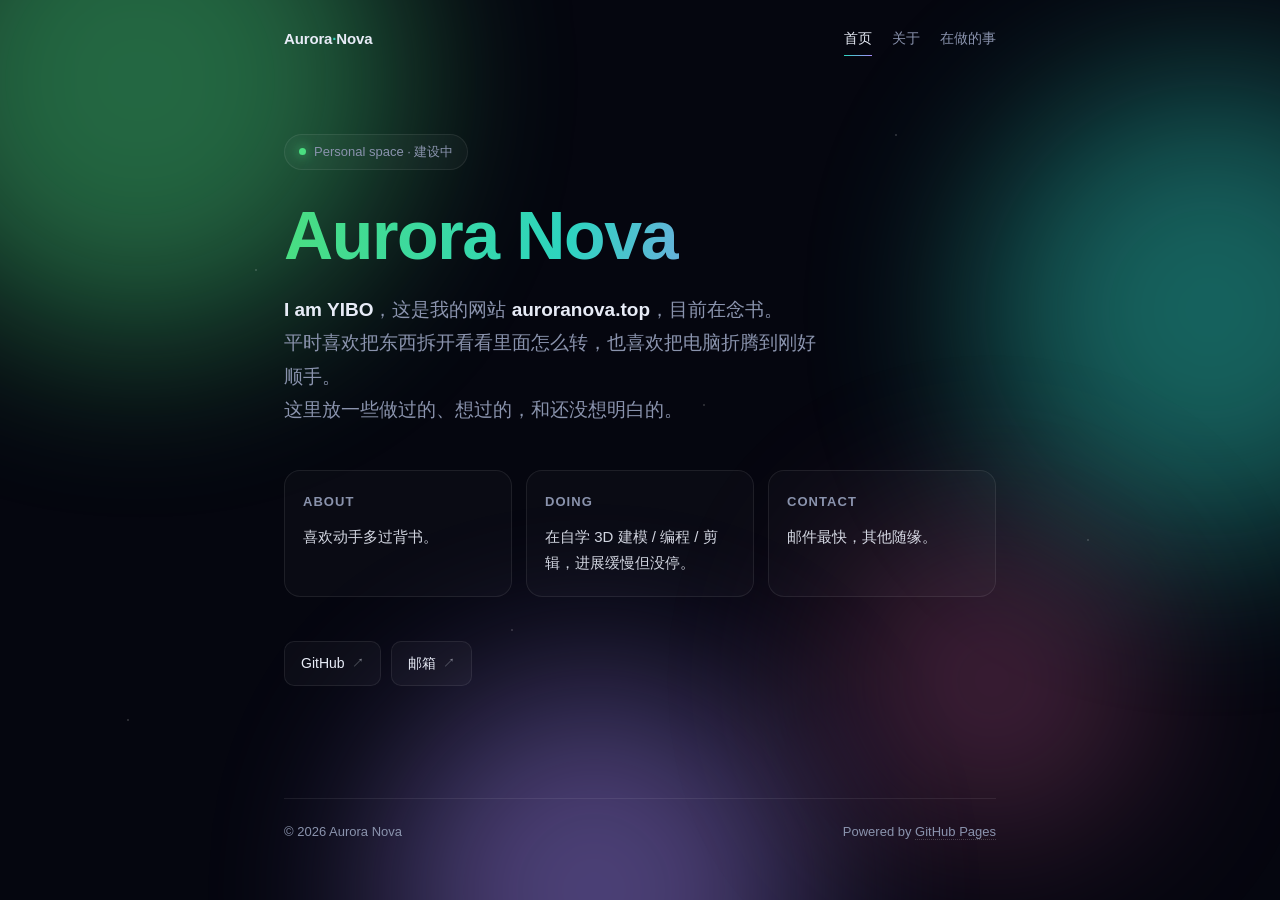
<file: index.html>
<!DOCTYPE html>
<html lang="zh-CN">
<head>
<meta charset="UTF-8">
<meta name="viewport" content="width=device-width, initial-scale=1.0">
<title>Aurora Nova</title>
<meta name="description" content="Aurora Nova 的个人主页">
<link rel="stylesheet" href="style.css">
</head>
<body>

<div class="aurora">
  <div class="blob b1"></div>
  <div class="blob b2"></div>
  <div class="blob b3"></div>
  <div class="blob b4"></div>
</div>
<div class="stars"></div>

<header class="topbar">
  <div class="topbar-inner">
    <a class="brand" href="./">Aurora<i>·</i>Nova</a>
    <nav class="topnav">
      <a href="./" class="on">首页</a>
      <a href="about/">关于</a>
      <a href="works/">在做的事</a>
    </nav>
  </div>
</header>

<main>
  <div class="badge"><span class="dot"></span> Personal space · 建设中</div>

  <h1>Aurora&nbsp;Nova</h1>

  <p class="lead">
    <strong>I am YIBO</strong>，这是我的网站 <strong>auroranova.top</strong>，目前在念书。<br>
    平时喜欢把东西拆开看看里面怎么转，也喜欢把电脑折腾到刚好顺手。<br>
    这里放一些做过的、想过的，和还没想明白的。
  </p>

  <div class="grid">
    <div class="card">
      <h3>About</h3>
      <p>喜欢动手多过背书。</p>
    </div>
    <div class="card">
      <h3>Doing</h3>
      <p>在自学 3D 建模 / 编程 / 剪辑，进展缓慢但没停。</p>
    </div>
    <div class="card">
      <h3>Contact</h3>
      <p>邮件最快，其他随缘。</p>
    </div>
  </div>

  <div class="links">
    <a href="https://github.com/YIBO06" target="_blank" rel="noopener">GitHub <span>↗</span></a>
    <a href="https://outlook.live.com/mail/0/deeplink/compose?to=gjhuyibo@outlook.com" target="_blank" rel="noopener">邮箱 <span>↗</span></a>
  </div>
</main>

<footer>
  <div class="foot-inner">
    <span>© <span id="year">2026</span> Aurora Nova</span>
    <span>Powered by <a href="https://pages.github.com/" target="_blank" rel="noopener">GitHub Pages</a></span>
  </div>
</footer>

<script>
  document.getElementById('year').textContent = new Date().getFullYear();
</script>
</body>
</html>
</file>
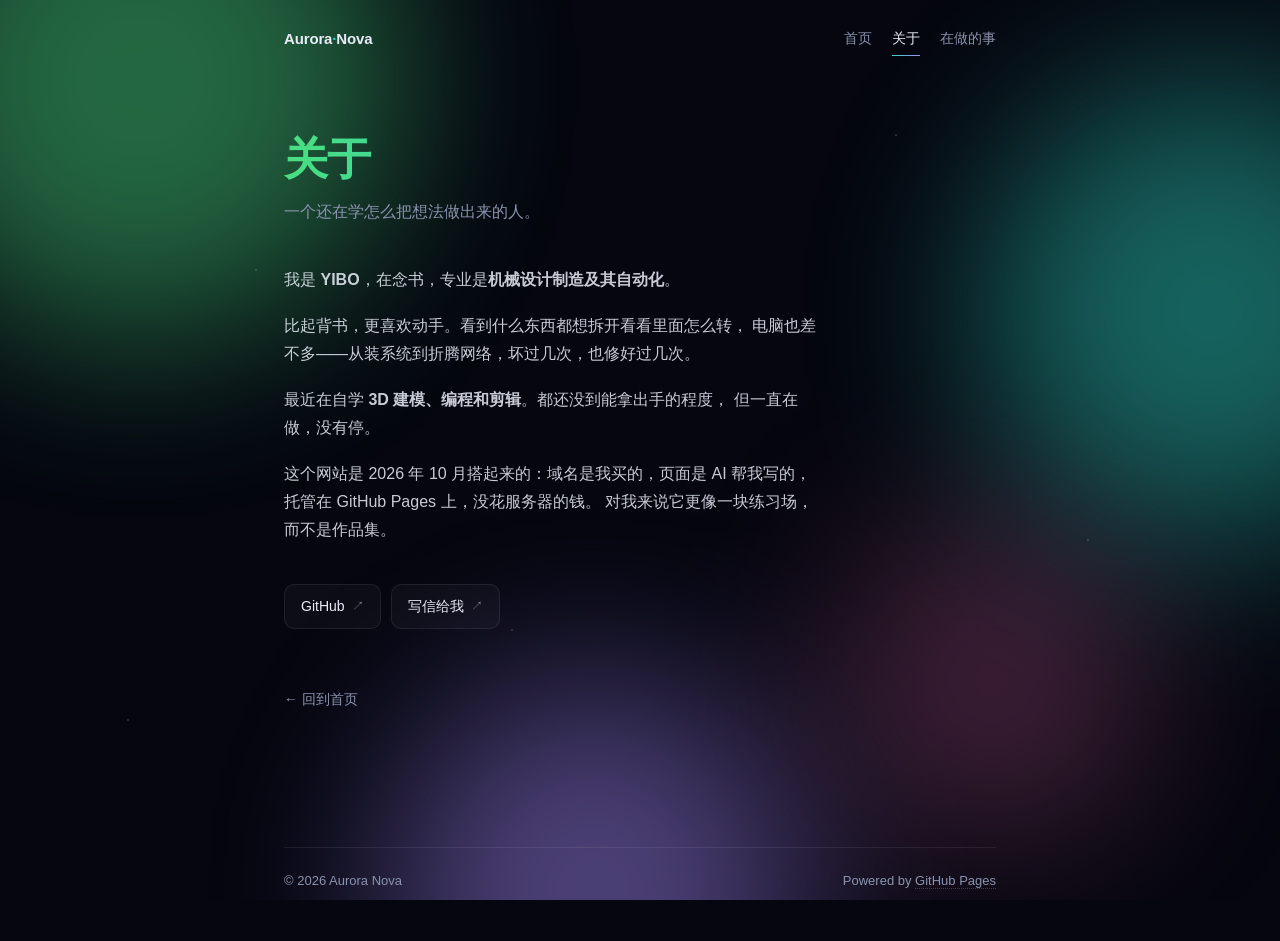
<file: about/index.html>
<!DOCTYPE html>
<html lang="zh-CN">
<head>
<meta charset="UTF-8">
<meta name="viewport" content="width=device-width, initial-scale=1.0">
<title>关于 · Aurora Nova</title>
<meta name="description" content="关于 YIBO">
<link rel="stylesheet" href="../style.css">
</head>
<body>

<div class="aurora">
  <div class="blob b1"></div>
  <div class="blob b2"></div>
  <div class="blob b3"></div>
  <div class="blob b4"></div>
</div>
<div class="stars"></div>

<header class="topbar">
  <div class="topbar-inner">
    <a class="brand" href="../">Aurora<i>·</i>Nova</a>
    <nav class="topnav">
      <a href="../">首页</a>
      <a href="../about/" class="on">关于</a>
      <a href="../works/">在做的事</a>
    </nav>
  </div>
</header>

<main>
  <div class="page-head">
    <h1 class="page-title">关于</h1>
    <p class="page-sub">一个还在学怎么把想法做出来的人。</p>
  </div>

  <div class="prose">
    <p>
      我是 <strong>YIBO</strong>，在念书，专业是<strong>机械设计制造及其自动化</strong>。
    </p>
    <p>
      比起背书，更喜欢动手。看到什么东西都想拆开看看里面怎么转，
      电脑也差不多——从装系统到折腾网络，坏过几次，也修好过几次。
    </p>
    <p>
      最近在自学 <strong>3D 建模、编程和剪辑</strong>。都还没到能拿出手的程度，
      但一直在做，没有停。
    </p>
    <p>
      这个网站是 2026 年 10 月搭起来的：域名是我买的，页面是 AI 帮我写的，
      托管在 GitHub Pages 上，没花服务器的钱。
      对我来说它更像一块练习场，而不是作品集。
    </p>
  </div>

  <div class="links">
    <a href="https://github.com/YIBO06" target="_blank" rel="noopener">GitHub <span>↗</span></a>
    <a href="https://outlook.live.com/mail/0/deeplink/compose?to=gjhuyibo@outlook.com" target="_blank" rel="noopener">写信给我 <span>↗</span></a>
  </div>

  <a class="back" href="../">← 回到首页</a>
</main>

<footer>
  <div class="foot-inner">
    <span>© <span id="year">2026</span> Aurora Nova</span>
    <span>Powered by <a href="https://pages.github.com/" target="_blank" rel="noopener">GitHub Pages</a></span>
  </div>
</footer>

<script>
  document.getElementById('year').textContent = new Date().getFullYear();
</script>
</body>
</html>
</file>
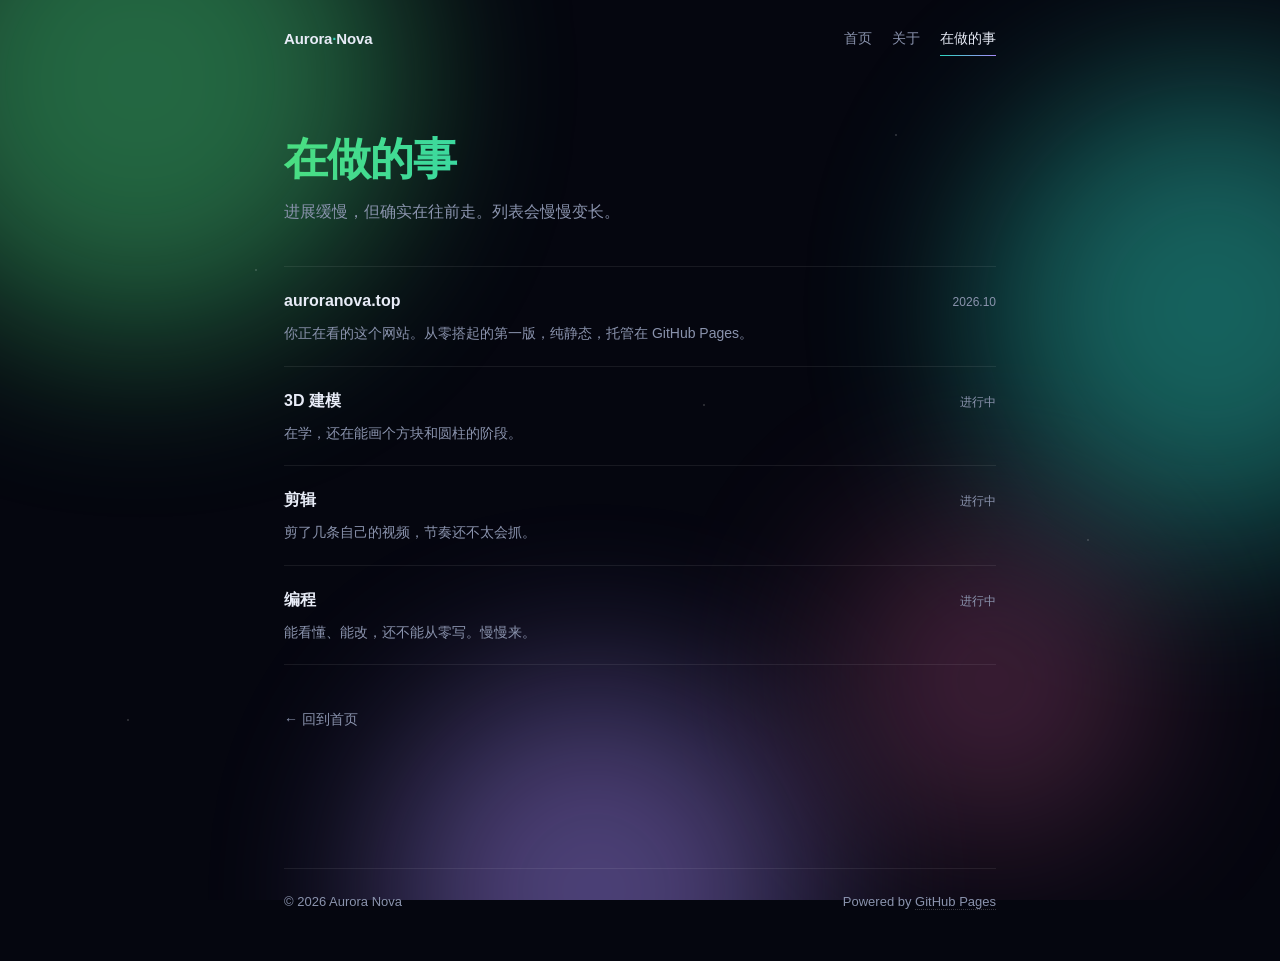
<file: works/index.html>
<!DOCTYPE html>
<html lang="zh-CN">
<head>
<meta charset="UTF-8">
<meta name="viewport" content="width=device-width, initial-scale=1.0">
<title>在做的事 · Aurora Nova</title>
<meta name="description" content="YIBO 正在做的事">
<link rel="stylesheet" href="../style.css">
</head>
<body>

<div class="aurora">
  <div class="blob b1"></div>
  <div class="blob b2"></div>
  <div class="blob b3"></div>
  <div class="blob b4"></div>
</div>
<div class="stars"></div>

<header class="topbar">
  <div class="topbar-inner">
    <a class="brand" href="../">Aurora<i>·</i>Nova</a>
    <nav class="topnav">
      <a href="../">首页</a>
      <a href="../about/">关于</a>
      <a href="../works/" class="on">在做的事</a>
    </nav>
  </div>
</header>

<main>
  <div class="page-head">
    <h1 class="page-title">在做的事</h1>
    <p class="page-sub">进展缓慢，但确实在往前走。列表会慢慢变长。</p>
  </div>

  <div class="list">
    <a class="item" href="../">
      <div class="item-top">
        <h3>auroranova.top</h3>
        <time>2026.10</time>
      </div>
      <p>你正在看的这个网站。从零搭起的第一版，纯静态，托管在 GitHub Pages。</p>
    </a>

    <div class="item">
      <div class="item-top">
        <h3>3D 建模</h3>
        <time>进行中</time>
      </div>
      <p>在学，还在能画个方块和圆柱的阶段。</p>
    </div>

    <div class="item">
      <div class="item-top">
        <h3>剪辑</h3>
        <time>进行中</time>
      </div>
      <p>剪了几条自己的视频，节奏还不太会抓。</p>
    </div>

    <div class="item">
      <div class="item-top">
        <h3>编程</h3>
        <time>进行中</time>
      </div>
      <p>能看懂、能改，还不能从零写。慢慢来。</p>
    </div>
  </div>

  <a class="back" href="../">← 回到首页</a>
</main>

<footer>
  <div class="foot-inner">
    <span>© <span id="year">2026</span> Aurora Nova</span>
    <span>Powered by <a href="https://pages.github.com/" target="_blank" rel="noopener">GitHub Pages</a></span>
  </div>
</footer>

<script>
  document.getElementById('year').textContent = new Date().getFullYear();
</script>
</body>
</html>
</file>
<file: style.css>
/* ===== Aurora Nova · 全站样式 ===== */

:root{
  --bg:#05060f;
  --fg:#e8ecf7;
  --muted:#8a93ad;
  --line:rgba(255,255,255,.08);
  --green:#4ade80;
  --teal:#2dd4bf;
  --violet:#a78bfa;
  --pink:#f472b6;
}

*{box-sizing:border-box;margin:0;padding:0}
html,body{height:100%}

body{
  background:var(--bg);
  color:var(--fg);
  font-family:-apple-system,BlinkMacSystemFont,"Segoe UI","PingFang SC","Hiragino Sans GB","Microsoft YaHei",sans-serif;
  line-height:1.75;
  overflow-x:hidden;
  position:relative;
  -webkit-font-smoothing:antialiased;
}

/* ---------- 极光背景 ---------- */
.aurora{position:fixed;inset:0;z-index:0;overflow:hidden;pointer-events:none}
.blob{
  position:absolute;border-radius:50%;
  filter:blur(90px);
  opacity:.45;
  animation:float 18s ease-in-out infinite;
}
.blob.b1{width:520px;height:520px;background:var(--green);top:-180px;left:-120px}
.blob.b2{width:460px;height:460px;background:var(--teal);top:80px;right:-160px;animation-delay:-6s}
.blob.b3{width:420px;height:420px;background:var(--violet);bottom:-200px;left:30%;animation-delay:-12s}
.blob.b4{width:320px;height:320px;background:var(--pink);bottom:60px;right:10%;opacity:.25;animation-delay:-3s}
@keyframes float{
  0%,100%{transform:translate(0,0) scale(1)}
  33%{transform:translate(40px,-30px) scale(1.08)}
  66%{transform:translate(-30px,20px) scale(.95)}
}

.stars{
  position:fixed;inset:0;z-index:0;pointer-events:none;opacity:.5;
  background-image:radial-gradient(1px 1px at 20% 30%,#fff,transparent),
                   radial-gradient(1px 1px at 70% 15%,#fff,transparent),
                   radial-gradient(1px 1px at 40% 70%,#fff,transparent),
                   radial-gradient(1px 1px at 85% 60%,#fff,transparent),
                   radial-gradient(1px 1px at 10% 80%,#fff,transparent),
                   radial-gradient(1px 1px at 55% 45%,#fff,transparent);
}

/* ---------- 顶部导航 ---------- */
.topbar{position:relative;z-index:3;padding:26px 0 0}
.topbar-inner{
  max-width:760px;margin:0 auto;padding:0 24px;
  display:flex;align-items:center;justify-content:space-between;gap:16px;
}
.brand{
  font-size:15px;font-weight:700;letter-spacing:-.01em;
  color:var(--fg);text-decoration:none;
}
.brand i{font-style:normal;color:var(--teal)}
.topnav{display:flex;gap:20px}
.topnav a{
  font-size:14px;color:var(--muted);text-decoration:none;
  transition:color .2s ease;position:relative;padding-bottom:2px;
}
.topnav a:hover{color:var(--fg)}
.topnav a.on{color:var(--fg)}
.topnav a.on::after{
  content:"";position:absolute;left:0;right:0;bottom:-3px;height:1px;
  background:linear-gradient(90deg,var(--teal),var(--violet));
}

/* ---------- 主内容 ---------- */
main{
  position:relative;z-index:1;
  max-width:760px;
  margin:0 auto;
  padding:clamp(40px,9vh,110px) 24px 56px;
  animation:rise .9s cubic-bezier(.2,.7,.3,1) both;
}
@keyframes rise{from{opacity:0;transform:translateY(18px)}to{opacity:1;transform:none}}

.badge{
  display:inline-flex;align-items:center;gap:8px;
  font-size:13px;color:var(--muted);
  border:1px solid var(--line);
  border-radius:999px;
  padding:6px 14px;
  margin-bottom:28px;
  background:rgba(255,255,255,.03);
  backdrop-filter:blur(6px);
}
.dot{
  width:7px;height:7px;border-radius:50%;background:var(--green);
  box-shadow:0 0 12px var(--green);
  animation:pulse 2.4s ease-in-out infinite;
}
@keyframes pulse{0%,100%{opacity:1}50%{opacity:.35}}

h1{
  font-size:clamp(40px,9vw,68px);
  line-height:1.1;
  letter-spacing:-.02em;
  font-weight:700;
  background:linear-gradient(100deg,var(--green),var(--teal) 40%,var(--violet) 75%,var(--pink));
  -webkit-background-clip:text;background-clip:text;
  -webkit-text-fill-color:transparent;
  margin-bottom:20px;
}

.lead{
  font-size:clamp(16px,2.6vw,19px);
  color:var(--muted);
  max-width:52ch;
  margin-bottom:44px;
}
.lead strong{color:var(--fg);font-weight:600}

/* ---------- 卡片 ---------- */
.grid{
  display:grid;
  grid-template-columns:repeat(3,1fr);
  gap:14px;
  margin-bottom:44px;
}
.card{
  border:1px solid var(--line);
  border-radius:16px;
  padding:20px 18px;
  background:rgba(255,255,255,.025);
  transition:transform .3s ease,border-color .3s ease,background .3s ease;
}
.card:hover{transform:translateY(-4px);border-color:rgba(255,255,255,.18);background:rgba(255,255,255,.05)}
.card h3{
  font-size:13px;font-weight:600;color:var(--muted);
  letter-spacing:.08em;text-transform:uppercase;margin-bottom:10px;
}
.card p{font-size:15px;color:var(--fg);opacity:.9}

/* ---------- 链接按钮 ---------- */
.links{display:flex;flex-wrap:wrap;gap:10px;margin-bottom:56px}
.links a{
  display:inline-flex;align-items:center;gap:7px;
  font-size:14px;color:var(--fg);text-decoration:none;
  border:1px solid var(--line);border-radius:10px;
  padding:9px 16px;
  background:rgba(255,255,255,.03);
  transition:all .25s ease;
}
.links a:hover{border-color:var(--teal);color:var(--teal);background:rgba(45,212,191,.08)}
.links a span{opacity:.5;font-size:12px}

/* ---------- 子页面标题 ---------- */
.page-head{margin-bottom:40px}
.page-title{
  font-size:clamp(30px,6vw,44px);
  line-height:1.15;font-weight:700;letter-spacing:-.02em;
  margin-bottom:14px;
  background:linear-gradient(100deg,var(--green),var(--teal) 50%,var(--violet));
  -webkit-background-clip:text;background-clip:text;
  -webkit-text-fill-color:transparent;
}
.page-sub{font-size:16px;color:var(--muted);max-width:46ch}

/* ---------- 文字段落 ---------- */
.prose{max-width:60ch;margin-bottom:40px}
.prose p{font-size:16px;color:var(--fg);opacity:.86;margin-bottom:18px}
.prose p:last-child{margin-bottom:0}
.prose strong{color:var(--fg);font-weight:600;opacity:1}

/* ---------- 列表条目 ---------- */
.list{margin-bottom:40px}
.item{
  display:block;
  padding:20px 0;
  border-top:1px solid var(--line);
  text-decoration:none;color:inherit;
  transition:padding-left .25s ease;
}
.item:last-child{border-bottom:1px solid var(--line)}
.item:hover{padding-left:6px}
.item-top{
  display:flex;align-items:baseline;justify-content:space-between;
  gap:12px;margin-bottom:6px;
}
.item h3{font-size:16px;font-weight:600;color:var(--fg)}
.item time{font-size:12px;color:var(--muted);font-variant-numeric:tabular-nums;white-space:nowrap}
.item p{font-size:14px;color:var(--muted)}
.item:hover h3{color:var(--teal)}

/* ---------- 返回链接 ---------- */
.back{
  display:inline-flex;align-items:center;gap:6px;
  font-size:14px;color:var(--muted);text-decoration:none;
  margin-bottom:80px;transition:color .2s ease;
}
.back:hover{color:var(--teal)}

/* ---------- 页脚 ---------- */
footer{
  position:relative;z-index:1;
  max-width:760px;margin:0 auto;padding:0 24px 48px;
}
.foot-inner{
  border-top:1px solid var(--line);
  padding-top:22px;
  display:flex;justify-content:space-between;gap:16px;flex-wrap:wrap;
  font-size:13px;color:var(--muted);
}
.foot-inner a{color:var(--muted);text-decoration:none;border-bottom:1px dotted rgba(255,255,255,.2)}
.foot-inner a:hover{color:var(--teal)}

/* ---------- 手机 ---------- */
@media (max-width:640px){
  .grid{grid-template-columns:1fr}
  .foot-inner{flex-direction:column;gap:8px}
  .topnav{gap:14px}
  .topnav a{font-size:13px}
  .item-top{flex-direction:column;gap:2px}
}
</file>
